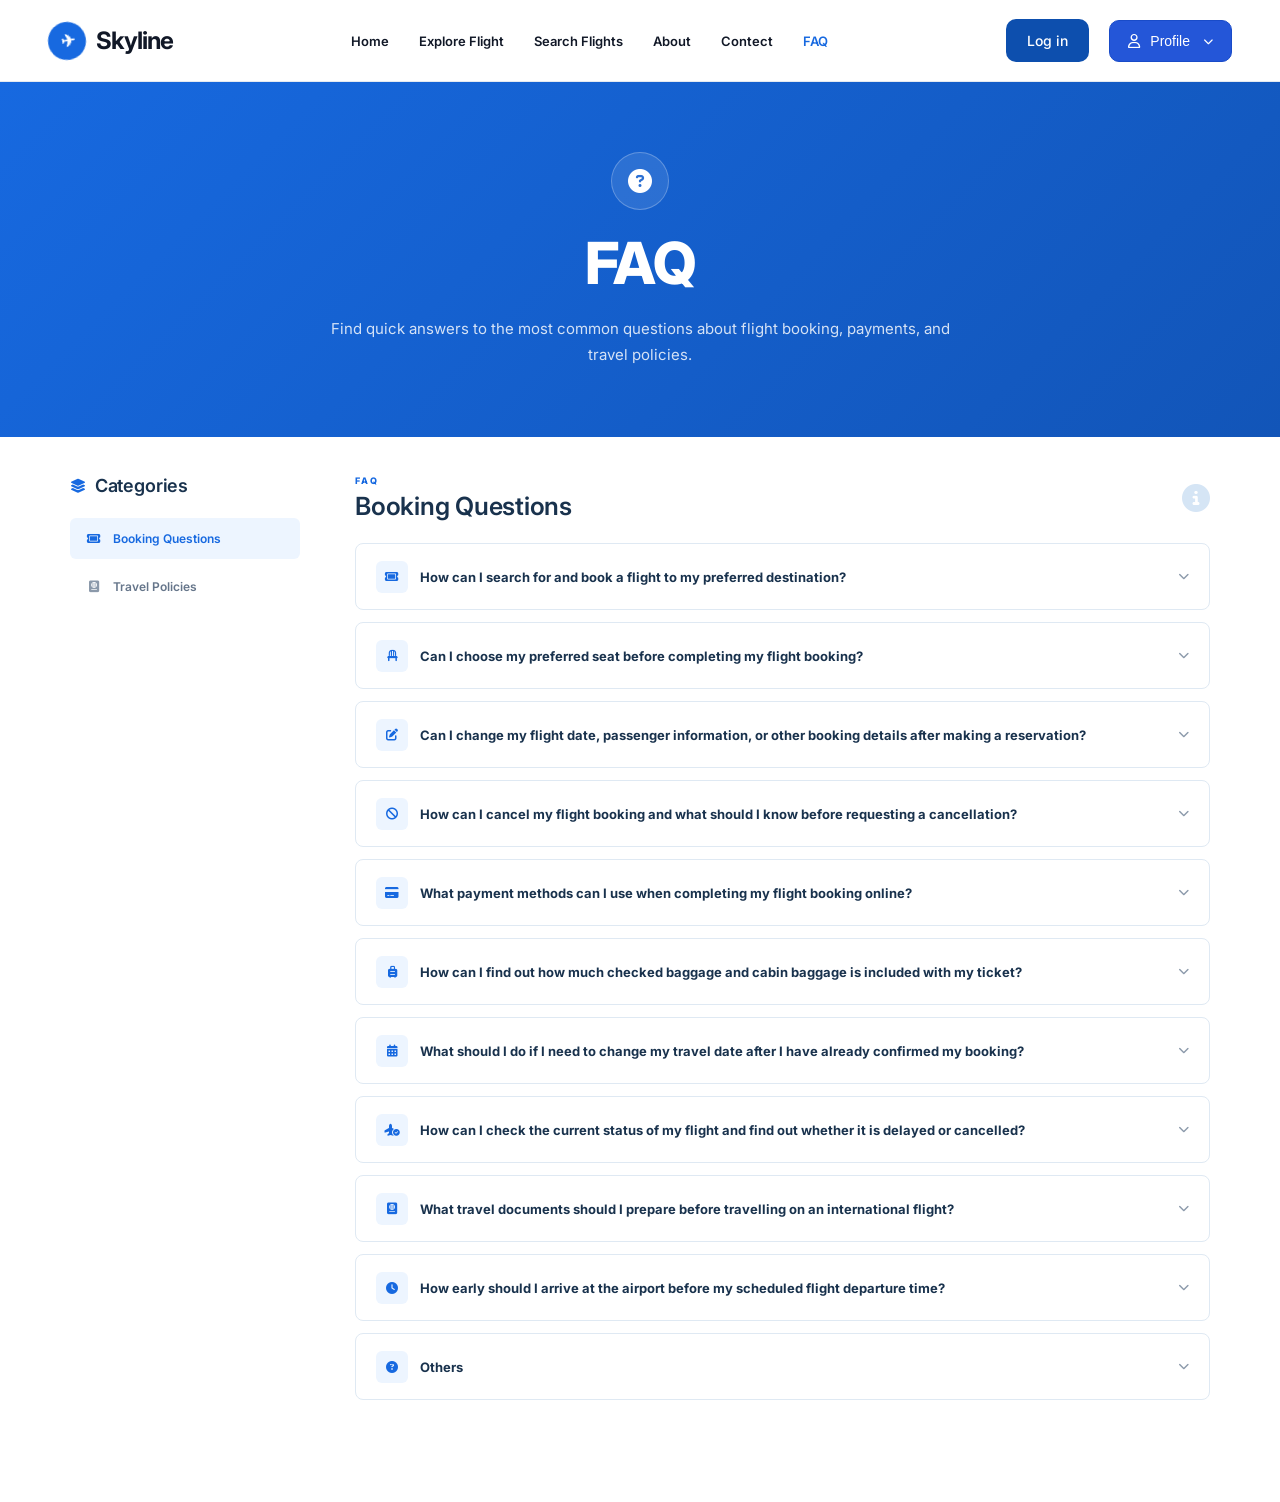
<file: faq.html>
<!DOCTYPE html>
<html lang="en">

<head>

    <meta charset="UTF-8">

    <meta name="viewport" content="width=device-width, initial-scale=1.0">

    <title>Skyline | FAQ</title>

    <meta name="description"
        content="Find answers to common questions about flight booking, payments, and travel policies.">


    <!-- Fonts -->

    <link rel="preconnect" href="https://fonts.googleapis.com">

    <link rel="preconnect" href="https://fonts.gstatic.com" crossorigin>

    <link href="https://fonts.googleapis.com/css2?family=Inter:wght@400;500;600;700&display=swap" rel="stylesheet">


    <!-- Main CSS -->

    <link rel="stylesheet" href="css/style.css">

    <link rel="stylesheet" href="css/faq.css">
    <link rel="stylesheet" href="css/sidbar.css">


    <!-- Font Awesome -->

    <link rel="stylesheet" href="https://cdnjs.cloudflare.com/ajax/libs/font-awesome/6.5.1/css/all.min.css">

</head>


<body>


    <header class="navbar">

        <a href="#" class="logo">
            <span class="logo-icon">✈</span>
            <span>Skyline</span>

        </a>
        <input type="checkbox" id="menu-check">

        <label for="menu-check" class="menu-toggle">
            <i class="fa-solid fa-bars"></i>
        </label>
        <nav class="nav-links">
            <!-- nav-------------------------------------------------- -->
            <div class="nav-item">
                <a href="index.html">Home</a>
               
                <a href="explore.html">Explore Flight</a>
                 <a href="searchFlight.html">Search Flights</a>
                <a href="about.html">About</a>
                <a href="contect.html">Contect</a>
                <a href="faq.html" class="active">FAQ</a>

            </div>
            <!-- Simple mobile nav panel -->
            <div id="mobile-menu" class="container" style="display:none;padding-bottom:16px;">
                <ul
                    style="display:flex;flex-direction:column;gap:4px;background:var(--white);border:1px solid var(--border);border-radius:var(--radius-md);padding:10px;box-shadow:var(--shadow-soft);">
                    <li><a href="index.html" style="display:block;padding:10px 8px;font-weight:600;">Home</a>
                    </li>
                   
                    <li><a href="explore.html" style="display:block;padding:10px 8px;font-weight:600;">Explore
                            Flight</a></li>
                             <li><a href="searchFlight.html" style="display:block;padding:10px 8px;font-weight:600;">Search
                            Flights</a>
                    </li>
                    <li><a href="contect.html" style="display:block;padding:10px 8px;font-weight:600;">contect</a>
                    </li>
                    <li><a href="about.html" style="display:block;padding:10px 8px;font-weight:600;">About</a>
                    </li>
                    <li><a href="faq.html" style="display:block;padding:10px 8px;font-weight:600;">FAQ</a>
                    </li>
                    <li><a href="login.html" style="display:block;padding:10px 8px;font-weight:600;">Log in</a></li>
                    <li><a href="login.html" style="display:block;padding:10px 8px;font-weight:600;">Register</a></li>
                </ul>
            </div>



        </nav>


       <!-- button------------------------------------- -->
        <div class="nav-actions">

            <a href="login.html" class="try-button">Log in</a>

            <!-- Profile Dropdown -->
            <div class="profile-dropdown">

                <button class="profile-btn" id="profile-btn" type="button">
                    <i class="fa-regular fa-user"></i>
                    <span>Profile</span>
                    <i class="fa-solid fa-chevron-down dropdown-arrow"></i>
                </button>

                <!-- Popup Box -->
                <div class="profile-menu" id="profile-menu">

                    <!-- User Information -->
                    <div class="profile-user">
                        <div class="profile-avatar">
                            <i class="fa-solid fa-user"></i>
                        </div>

                        <div class="profile-user-info">
                            <h4>Welcome, User!</h4>
                            <p>user@example.com</p>
                            <span class="user-role">
                                <i class="fa-solid fa-user-shield"></i>
                                User
                            </span>
                        </div>
                    </div>

                    <div class="profile-divider"></div>

                    <!-- Menu Links -->
                    <a href="index.html" class="profile-item">
                        <i class="fa-solid fa-house"></i>
                        <span>Home</span>
                    </a>

                    <a href="profile.html" class="profile-item">
                        <i class="fa-regular fa-id-card"></i>
                        <span>My Profile</span>
                    </a>

                    <a href="#settings" class="profile-item">
                        <i class="fa-solid fa-gear"></i>
                        <span>Settings</span>
                    </a>

                    <div class="profile-divider"></div>

                    <!-- Login -->
                    <a href="login.html" class="profile-item login-item">
                        <i class="fa-solid fa-right-to-bracket"></i>
                        <span>Login</span>
                    </a>

                    <!-- Logout -->
                    <button type="button" class="profile-item logout-item" id="profile-logout">
                        <i class="fa-solid fa-right-from-bracket"></i>
                        <span>Logout</span>
                    </button>

                </div>
            </div>

        </div>
    </header>

    <!-- =====================================================
     FAQ HERO
===================================================== -->

    <section class="faq-hero">

        <div class="faq-hero-content">

            <div class="faq-icon">

                <i class="fa-solid fa-circle-question"></i>

            </div>

            <h1>FAQ</h1>

            <p>
                Find quick answers to the most common questions about
                flight booking, payments, and travel policies.
            </p>

        </div>

    </section>





    <section class="faq-section">






        <!-- CONTENT -->

        <div class="faq-content">




            <aside class="faq-categories">

                <h3>

                    <i class="fa-solid fa-layer-group"></i>

                    Categories

                </h3>


                <a href="faq.html"></a> <button class="category active">

                    <i class="fa-solid fa-ticket"></i>

                    <span>
                        Booking Questions
                    </span>

                </button></a>


                <a href="traval.html"> <button class="category">

                        <i class="fa-solid fa-passport"></i>

                        <span>
                            Travel Policies
                        </span>

                    </button></a>

            </aside>




            <main class="faq-questions">


                <div class="questions-heading">

                    <div>

                        <span>
                            FAQ
                        </span>

                        <h2>
                            Booking Questions
                        </h2>

                    </div>

                    <i class="fa-solid fa-circle-info"></i>

                </div>



                <!-- QUESTION 1 -->

                <div class="faq-card">

                    <div class="faq-question">

                        <div class="question-title">

                            <i class="fa-solid fa-ticket"></i>

                            <span>
                                How can I search for and book a flight to my preferred destination?
                            </span>

                        </div>

                        <i class="fa-solid fa-chevron-down faq-arrow"></i>

                    </div>


                    <div class="faq-answer">

                        <p>
                            You can search for a flight by entering your departure city,
                            destination, travel date, and the number of passengers. After
                            searching, you can compare available flights, review the
                            departure and arrival times, check the airline and ticket
                            conditions, choose the flight that best suits your needs, and
                            complete the booking process online.
                        </p>

                    </div>

                </div>



                <!-- QUESTION 2 -->

                <div class="faq-card">

                    <div class="faq-question">

                        <div class="question-title">

                            <i class="fa-solid fa-chair"></i>

                            <span>
                                Can I choose my preferred seat before completing my flight booking?
                            </span>

                        </div>

                        <i class="fa-solid fa-chevron-down faq-arrow"></i>

                    </div>


                    <div class="faq-answer">

                        <p>
                            Yes, seat selection may be available depending on the airline,
                            flight, and type of ticket you choose. During the booking process,
                            you can check the available seating options and select a suitable
                            seat when the airline provides this feature. Some seats may have
                            additional conditions or charges, so always review the information
                            shown before confirming your selection.
                        </p>

                    </div>

                </div>



                <!-- QUESTION 3 -->

                <div class="faq-card">

                    <div class="faq-question">

                        <div class="question-title">

                            <i class="fa-solid fa-pen-to-square"></i>

                            <span>
                                Can I change my flight date, passenger information, or other booking details after
                                making a reservation?
                            </span>

                        </div>

                        <i class="fa-solid fa-chevron-down faq-arrow"></i>

                    </div>


                    <div class="faq-answer">

                        <p>
                            In many cases, changes can be made after a booking has been
                            completed, but the available options depend on the airline and
                            the conditions of your ticket. You may be able to change the
                            travel date, flight time, or some passenger information. Before
                            making any changes, check the ticket rules carefully because
                            change fees, fare differences, or other restrictions may apply.
                        </p>

                    </div>

                </div>



                <!-- QUESTION 4 -->

                <div class="faq-card">

                    <div class="faq-question">

                        <div class="question-title">

                            <i class="fa-solid fa-ban"></i>

                            <span>
                                How can I cancel my flight booking and what should I know before requesting a
                                cancellation?
                            </span>

                        </div>

                        <i class="fa-solid fa-chevron-down faq-arrow"></i>

                    </div>


                    <div class="faq-answer">

                        <p>
                            You can check your booking details and review the cancellation
                            conditions provided for your ticket. Depending on the airline and
                            ticket type, you may be able to cancel your reservation online.
                            Some tickets may be refundable while others may have cancellation
                            fees or may not be eligible for a refund. Always review the
                            cancellation policy before confirming your request.
                        </p>

                    </div>

                </div>



                <!-- QUESTION 5 -->

                <div class="faq-card">

                    <div class="faq-question">

                        <div class="question-title">

                            <i class="fa-solid fa-credit-card"></i>

                            <span>
                                What payment methods can I use when completing my flight booking online?
                            </span>

                        </div>

                        <i class="fa-solid fa-chevron-down faq-arrow"></i>

                    </div>


                    <div class="faq-answer">

                        <p>
                            Available payment methods can depend on the booking service,
                            airline, destination, and your location. During checkout, the
                            available payment options will be displayed before you confirm
                            your booking. Make sure that your payment information is entered
                            correctly and that you review the total booking price, including
                            any applicable taxes, fees, or additional services, before making
                            the final payment.
                        </p>

                    </div>

                </div>



                <!-- QUESTION 6 -->

                <div class="faq-card">

                    <div class="faq-question">

                        <div class="question-title">

                            <i class="fa-solid fa-suitcase-rolling"></i>

                            <span>
                                How can I find out how much checked baggage and cabin baggage is included with my
                                ticket?
                            </span>

                        </div>

                        <i class="fa-solid fa-chevron-down faq-arrow"></i>

                    </div>


                    <div class="faq-answer">

                        <p>
                            Baggage allowances are determined by the airline, route, and type
                            of ticket you purchase. Your booking information should show the
                            baggage allowance associated with your flight. Before travelling,
                            check the permitted weight and size for both cabin and checked
                            baggage because additional baggage may require an extra payment
                            and airlines can have different baggage policies.
                        </p>

                    </div>

                </div>



                <!-- QUESTION 7 -->

                <div class="faq-card">

                    <div class="faq-question">

                        <div class="question-title">

                            <i class="fa-solid fa-calendar-days"></i>

                            <span>
                                What should I do if I need to change my travel date after I have already confirmed my
                                booking?
                            </span>

                        </div>

                        <i class="fa-solid fa-chevron-down faq-arrow"></i>

                    </div>


                    <div class="faq-answer">

                        <p>
                            First, open your booking details and check whether your ticket
                            allows changes to the travel date. If changes are permitted, you
                            can review the available alternative flights and select a new
                            date. The airline may require you to pay a change fee or the
                            difference between the original fare and the new fare, depending
                            on the ticket conditions.
                        </p>

                    </div>

                </div>



                <!-- QUESTION 8 -->

                <div class="faq-card">

                    <div class="faq-question">

                        <div class="question-title">

                            <i class="fa-solid fa-plane-circle-check"></i>

                            <span>
                                How can I check the current status of my flight and find out whether it is delayed or
                                cancelled?
                            </span>

                        </div>

                        <i class="fa-solid fa-chevron-down faq-arrow"></i>

                    </div>


                    <div class="faq-answer">

                        <p>
                            You can use the flight tracking feature by entering the required
                            flight information, such as the flight number or route. The system
                            can then display available information about the flight, including
                            its current status, scheduled departure and arrival times, and
                            possible delays. Always check the latest information before going
                            to the airport because flight schedules can change.
                        </p>

                    </div>

                </div>



                <!-- QUESTION 9 -->

                <div class="faq-card">

                    <div class="faq-question">

                        <div class="question-title">

                            <i class="fa-solid fa-passport"></i>

                            <span>
                                What travel documents should I prepare before travelling on an international flight?
                            </span>

                        </div>

                        <i class="fa-solid fa-chevron-down faq-arrow"></i>

                    </div>


                    <div class="faq-answer">

                        <p>
                            For international travel, passengers should check the document
                            requirements for both their departure and destination countries.
                            Depending on the journey, you may need a valid passport, visa,
                            travel authorization, or other required documents. It is important
                            to check these requirements before travelling because entry rules
                            can vary depending on the destination and the traveller's
                            circumstances.
                        </p>

                    </div>

                </div>



                <!-- QUESTION 10 -->

                <div class="faq-card">

                    <div class="faq-question">

                        <div class="question-title">

                            <i class="fa-solid fa-clock"></i>

                            <span>
                                How early should I arrive at the airport before my scheduled flight departure time?
                            </span>

                        </div>

                        <i class="fa-solid fa-chevron-down faq-arrow"></i>

                    </div>


                    <div class="faq-answer">

                        <p>
                            The recommended arrival time can depend on the airport, airline,
                            destination, and whether your flight is domestic or international.
                            Arriving early gives you enough time to complete check-in, baggage
                            drop-off, security checks, and other airport procedures without
                            unnecessary stress. Always check your airline's instructions for
                            the recommended arrival time for your specific flight.
                        </p>

                    </div>

                </div>


                <!-- others----------------- -->
                <div class="faq-card">

                    <div class="faq-question">
                        <div class="question-title">
                            <i class="fa-solid fa-circle-question"></i>
                            <span>Others</span>
                        </div>

                        <i class="fa-solid fa-chevron-down faq-arrow"></i>
                    </div>

                    <div class="faq-answer">

                        <p class="others-description">
                            Didn't find the answer to your question?
                            Ask us here!
                        </p>

                        <form class="faq-contact-form">

                            <label for="user-question">Your Question</label>

                            <textarea id="user-question" placeholder="Type your question here..." rows="4" required>
            </textarea>

                            <button type="submit" class="faq-submit-btn">
                                Send Question
                                <i class="fa-solid fa-paper-plane"></i>
                            </button>

                            <p class="faq-message"></p>

                        </form>

                    </div>

                </div>

            </main>

        </div>

    </section>





    <script src="js/faq.js"></script>
    <script src="js/sideder.js"></script>

</body>

</html>
</file>
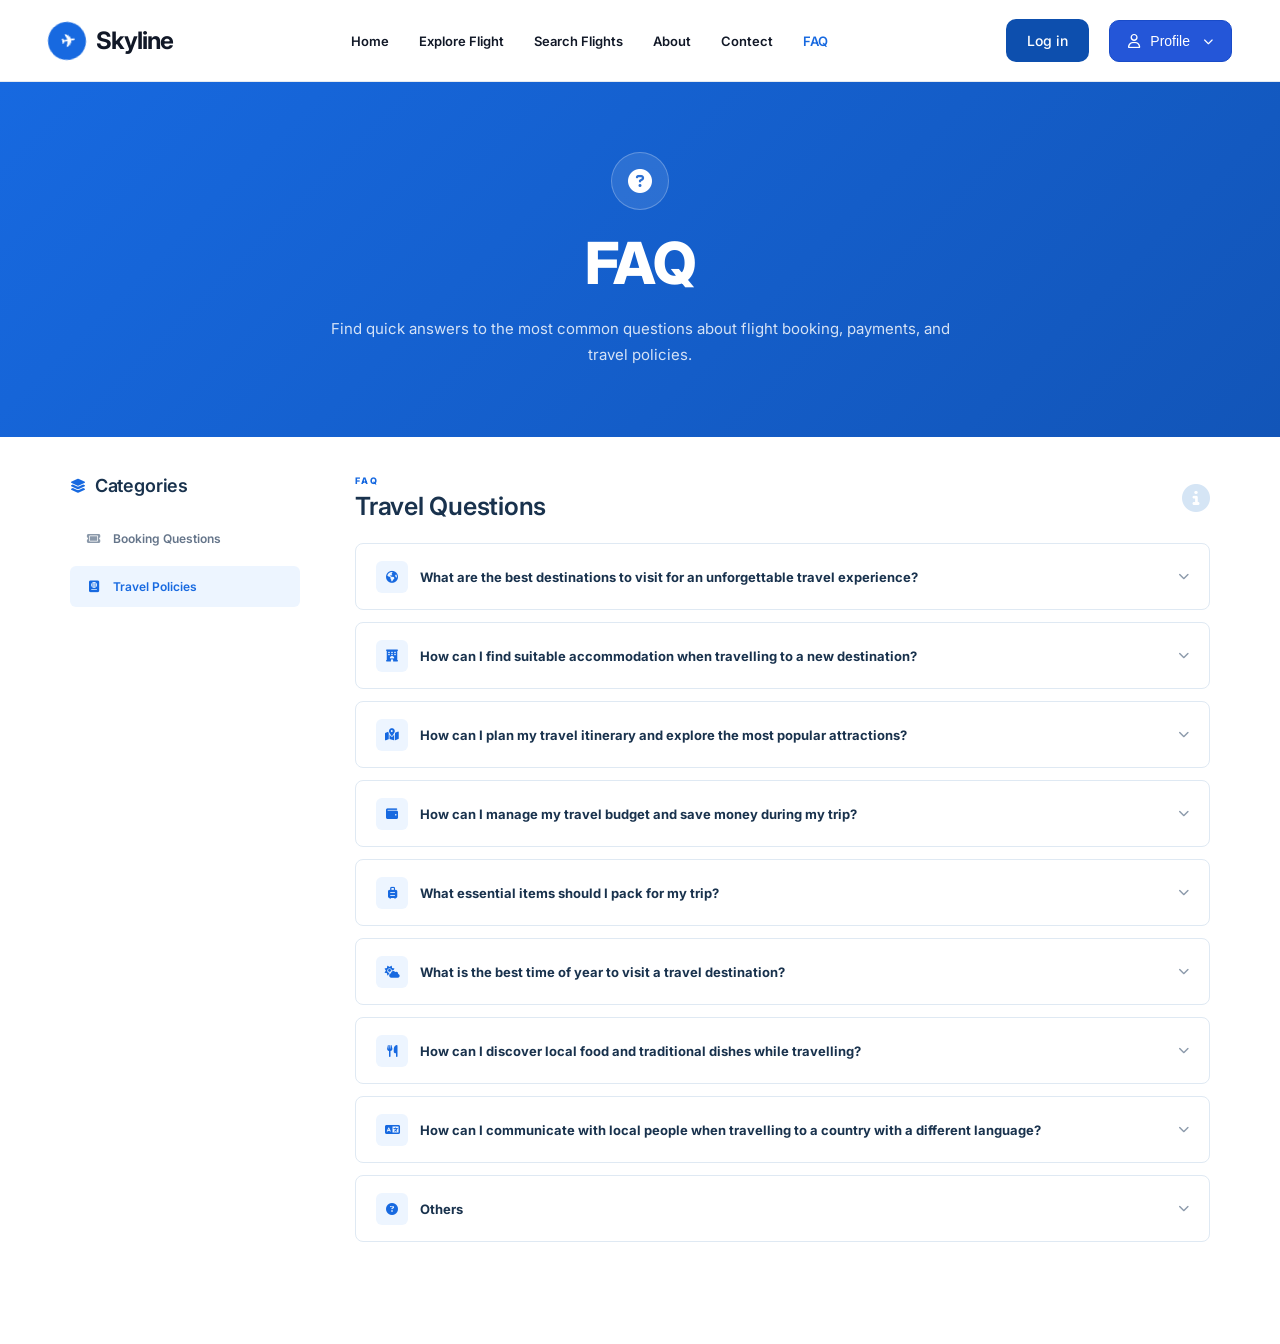
<file: traval.html>
<!DOCTYPE html>
<html lang="en">

<head>

    <meta charset="UTF-8">

    <meta name="viewport" content="width=device-width, initial-scale=1.0">

    <title>Skyline | FAQ</title>

    <meta name="description"
        content="Find answers to common questions about flight booking, payments, and travel policies.">


    <!-- Fonts -->

    <link rel="preconnect" href="https://fonts.googleapis.com">

    <link rel="preconnect" href="https://fonts.gstatic.com" crossorigin>

    <link href="https://fonts.googleapis.com/css2?family=Inter:wght@400;500;600;700&display=swap" rel="stylesheet">


    <!-- Main CSS -->

    <link rel="stylesheet" href="css/style.css">

    <link rel="stylesheet" href="css/faq.css">
    <link rel="stylesheet" href="css/sidbar.css">


    <!-- Font Awesome -->

    <link rel="stylesheet" href="https://cdnjs.cloudflare.com/ajax/libs/font-awesome/6.5.1/css/all.min.css">

</head>


<body>


    <header class="navbar">

        <a href="#" class="logo">
            <span class="logo-icon">✈</span>
            <span>Skyline</span>

        </a>
        <input type="checkbox" id="menu-check">

        <label for="menu-check" class="menu-toggle">
            <i class="fa-solid fa-bars"></i>
        </label>
        <nav class="nav-links">
            <!-- nav-------------------------------------------------- -->
            <div class="nav-item">
                <a href="index.html">Home</a>
               
                <a href="explore.html">Explore Flight</a>
                 <a href="searchFlight.html">Search Flights</a>
                <a href="about.html">About</a>
                <a href="contect.html">Contect</a>
                <a href="faq.html" class="active">FAQ</a>

            </div>
            <!-- Simple mobile nav panel -->
            <div id="mobile-menu" class="container" style="display:none;padding-bottom:16px;">
                <ul
                    style="display:flex;flex-direction:column;gap:4px;background:var(--white);border:1px solid var(--border);border-radius:var(--radius-md);padding:10px;box-shadow:var(--shadow-soft);">
                    <li><a href="index.html" style="display:block;padding:10px 8px;font-weight:600;">Home</a>
                    </li>
                    
                    <li><a href="explore.html" style="display:block;padding:10px 8px;font-weight:600;">Explore
                            Flight</a></li>
                            <li><a href="searchFlight.html" style="display:block;padding:10px 8px;font-weight:600;">Search
                            Flights</a>
                    </li>
                    <li><a href="contect.html" style="display:block;padding:10px 8px;font-weight:600;">contect</a>
                    </li>
                    <li><a href="about.html" style="display:block;padding:10px 8px;font-weight:600;">About</a>
                    </li>
                    <li><a href="faq.html" style="display:block;padding:10px 8px;font-weight:600;">FAQ</a>
                    </li>
                    <li><a href="login.html" style="display:block;padding:10px 8px;font-weight:600;">Log in</a></li>
                    <li><a href="login.html" style="display:block;padding:10px 8px;font-weight:600;">Register</a></li>
                </ul>
            </div>



        </nav>


      <!-- button------------------------------------- -->
        <div class="nav-actions">

            <a href="login.html" class="try-button">Log in</a>

            <!-- Profile Dropdown -->
            <div class="profile-dropdown">

                <button class="profile-btn" id="profile-btn" type="button">
                    <i class="fa-regular fa-user"></i>
                    <span>Profile</span>
                    <i class="fa-solid fa-chevron-down dropdown-arrow"></i>
                </button>

                <!-- Popup Box -->
                <div class="profile-menu" id="profile-menu">

                    <!-- User Information -->
                    <div class="profile-user">
                        <div class="profile-avatar">
                            <i class="fa-solid fa-user"></i>
                        </div>

                        <div class="profile-user-info">
                            <h4>Welcome, User!</h4>
                            <p>user@example.com</p>
                            <span class="user-role">
                                <i class="fa-solid fa-user-shield"></i>
                                User
                            </span>
                        </div>
                    </div>

                    <div class="profile-divider"></div>

                    <!-- Menu Links -->
                    <a href="index.html" class="profile-item">
                        <i class="fa-solid fa-house"></i>
                        <span>Home</span>
                    </a>

                    <a href="profile.html" class="profile-item">
                        <i class="fa-regular fa-id-card"></i>
                        <span>My Profile</span>
                    </a>

                    <a href="#settings" class="profile-item">
                        <i class="fa-solid fa-gear"></i>
                        <span>Settings</span>
                    </a>

                    <div class="profile-divider"></div>

                    <!-- Login -->
                    <a href="login.html" class="profile-item login-item">
                        <i class="fa-solid fa-right-to-bracket"></i>
                        <span>Login</span>
                    </a>

                    <!-- Logout -->
                    <button type="button" class="profile-item logout-item" id="profile-logout">
                        <i class="fa-solid fa-right-from-bracket"></i>
                        <span>Logout</span>
                    </button>

                </div>
            </div>

        </div>

    </header>

    <!-- =====================================================
     FAQ HERO
===================================================== -->

    <section class="faq-hero">

        <div class="faq-hero-content">

            <div class="faq-icon">

                <i class="fa-solid fa-circle-question"></i>

            </div>

            <h1>FAQ</h1>

            <p>
                Find quick answers to the most common questions about
                flight booking, payments, and travel policies.
            </p>

        </div>

    </section>





    <section class="faq-section">






        <!-- CONTENT -->

        <div class="faq-content">




            <aside class="faq-categories">

                <h3>

                    <i class="fa-solid fa-layer-group"></i>

                    Categories

                </h3>


                <a href="faq.html"> <button class="category ">

                        <i class="fa-solid fa-ticket"></i>

                        <span>
                            Booking Questions
                        </span>

                    </button></a>




                <a href="traval.html"></a> <button class="category  active">

                    <i class="fa-solid fa-passport"></i>

                    <span>
                        Travel Policies
                    </span>

                </button></a>

            </aside>




            <main class="faq-questions">


                <div class="questions-heading">

                    <div>

                        <span>
                            FAQ
                        </span>

                        <h2>
                            Travel Questions
                        </h2>

                    </div>

                    <i class="fa-solid fa-circle-info"></i>

                </div>



                <!-- QUESTION 1 -->

                <!-- QUESTION 9 -->

                <div class="faq-card">
                    <div class="faq-question">
                        <div class="question-title">
                            <i class="fa-solid fa-earth-americas"></i>
                            <span>What are the best destinations to visit for an unforgettable travel experience?</span>
                        </div>
                        <i class="fa-solid fa-chevron-down faq-arrow"></i>
                    </div>

                    <div class="faq-answer">
                        <p>
                            The best travel destinations depend on your interests, budget,
                            and travel style. You can explore historical cities, beautiful
                            beaches, natural landscapes, cultural attractions, and famous
                            landmarks around the world. Researching your destination before
                            travelling can help you choose the best places to visit.
                        </p>
                    </div>
                </div>


                <!-- QUESTION 10 -->

                <div class="faq-card">
                    <div class="faq-question">
                        <div class="question-title">
                            <i class="fa-solid fa-hotel"></i>
                            <span>How can I find suitable accommodation when travelling to a new destination?</span>
                        </div>
                        <i class="fa-solid fa-chevron-down faq-arrow"></i>
                    </div>

                    <div class="faq-answer">
                        <p>
                            You can find accommodation by comparing hotels, guesthouses,
                            hostels, and holiday rentals online. Consider the location,
                            price, facilities, guest reviews, and cancellation policy
                            before making a reservation. Booking in advance can help you
                            find suitable accommodation for your trip.
                        </p>
                    </div>
                </div>


                <!-- QUESTION 11 -->

                <div class="faq-card">
                    <div class="faq-question">
                        <div class="question-title">
                            <i class="fa-solid fa-map-location-dot"></i>
                            <span>How can I plan my travel itinerary and explore the most popular attractions?</span>
                        </div>
                        <i class="fa-solid fa-chevron-down faq-arrow"></i>
                    </div>

                    <div class="faq-answer">
                        <p>
                            Start by researching the main attractions, local culture,
                            transportation options, and activities available at your
                            destination. Organize your daily schedule according to your
                            interests, available time, and budget. Leave some free time
                            for unexpected discoveries and relaxing during your journey.
                        </p>
                    </div>
                </div>


                <!-- QUESTION 12 -->

                <div class="faq-card">
                    <div class="faq-question">
                        <div class="question-title">
                            <i class="fa-solid fa-wallet"></i>
                            <span>How can I manage my travel budget and save money during my trip?</span>
                        </div>
                        <i class="fa-solid fa-chevron-down faq-arrow"></i>
                    </div>

                    <div class="faq-answer">
                        <p>
                            To manage your travel budget, estimate your expenses for
                            accommodation, transportation, food, activities, and shopping.
                            Compare prices before making reservations and look for free
                            attractions or affordable local experiences. Keeping track
                            of your spending can help you enjoy your trip while staying
                            within your budget.
                        </p>
                    </div>
                </div>
                <!-- QUESTION 13 -->

                <div class="faq-card">

                    <div class="faq-question">

                        <div class="question-title">

                            <i class="fa-solid fa-suitcase-rolling"></i>

                            <span>
                                What essential items should I pack for my trip?
                            </span>

                        </div>

                        <i class="fa-solid fa-chevron-down faq-arrow"></i>

                    </div>

                    <div class="faq-answer">

                        <p>
                            Before travelling, prepare a packing list that includes
                            appropriate clothing, personal hygiene products, travel
                            documents, electronic devices, chargers, and any necessary
                            medications. The items you need may vary depending on your
                            destination, weather, and length of stay. Packing carefully
                            can help make your journey more comfortable and enjoyable.
                        </p>

                    </div>

                </div>



                <!-- QUESTION 14 -->

                <div class="faq-card">

                    <div class="faq-question">

                        <div class="question-title">

                            <i class="fa-solid fa-cloud-sun"></i>

                            <span>
                                What is the best time of year to visit a travel destination?
                            </span>

                        </div>

                        <i class="fa-solid fa-chevron-down faq-arrow"></i>

                    </div>

                    <div class="faq-answer">

                        <p>
                            The best time to visit a destination depends on its climate,
                            local events, and the activities you want to enjoy. Some places
                            are more attractive during spring or autumn, while others are
                            popular in summer or winter. Checking the weather forecast and
                            seasonal conditions before travelling can help you plan a
                            better trip.
                        </p>

                    </div>

                </div>



                <!-- QUESTION 15 -->

                <div class="faq-card">

                    <div class="faq-question">

                        <div class="question-title">

                            <i class="fa-solid fa-utensils"></i>

                            <span>
                                How can I discover local food and traditional dishes while travelling?
                            </span>

                        </div>

                        <i class="fa-solid fa-chevron-down faq-arrow"></i>

                    </div>

                    <div class="faq-answer">

                        <p>
                            You can discover local food by visiting traditional restaurants,
                            local markets, and popular food streets. Ask local residents
                            for recommendations and research traditional dishes before
                            your visit. Trying local cuisine is a wonderful way to learn
                            about a destination's culture, traditions, and lifestyle.
                        </p>

                    </div>

                </div>



                <!-- QUESTION 16 -->

                <div class="faq-card">

                    <div class="faq-question">

                        <div class="question-title">

                            <i class="fa-solid fa-language"></i>

                            <span>
                                How can I communicate with local people when travelling to a country with a different
                                language?
                            </span>

                        </div>

                        <i class="fa-solid fa-chevron-down faq-arrow"></i>

                    </div>

                    <div class="faq-answer">

                        <p>
                            Learning a few basic phrases in the local language can make
                            communication easier. You can also use translation applications,
                            maps, and simple gestures to express your needs. Speaking
                            politely and showing respect for local customs can help you
                            communicate more confidently and enjoy meaningful interactions
                            with local people.
                        </p>

                    </div>

                </div>



                <!-- others----------------- -->
                <div class="faq-card">

                    <div class="faq-question">
                        <div class="question-title">
                            <i class="fa-solid fa-circle-question"></i>
                            <span>Others</span>
                        </div>

                        <i class="fa-solid fa-chevron-down faq-arrow"></i>
                    </div>

                    <div class="faq-answer">

                        <p class="others-description">
                            Didn't find the answer to your question?
                            Ask us here!
                        </p>

                        <form class="faq-contact-form">

                            <label for="user-question">Your Question</label>

                            <textarea id="user-question" placeholder="Type your question here..." rows="4" required>
            </textarea>

                            <button type="submit" class="faq-submit-btn">
                                Send Question
                                <i class="fa-solid fa-paper-plane"></i>
                            </button>

                            <p class="faq-message"></p>

                        </form>

                    </div>

                </div>



            </main>

        </div>

    </section>





    <script src="js/faq.js"></script>
    <script src="js/sideder.js"></script>

</body>

</html>
</file>
<file: css/style.css>
/* colors------------------------------------------- */
:root {


    --navy: #061c2c;
    --btn-nav: #193347;
    --btn-section: #193347;


    --hero-gradient: linear-gradient(135deg,
            #061c2c 0%,
            #193347 50%,
            #042544 100%);

    --white: #FFFFFF;
    --off-white: #F7F9FC;

    /* text-----------------------*/
    --text-dark: #0B1728;
    --text: #334155;
    --text-muted: #718096;
    --text-white: #FFFFFF;


    --border: #b7c7d6;
    --success: #91a1b2;
    --warning: #4f6478;
    --shadow: 0 12px 35px rgba(6, 26, 53, 0.12);

    --blue: #1769e0;
    --blue-dark: #0d4fae;
    --blue-light: #eef6ff;
    --text: #111827;
    --muted: #64748b;
    --border: #e5eaf0;
    --white: #ffffff;

    /* border------------------ */
    --radius-lg: 20px;
    --radius-md: 14px;
    --radius-sm: 10px;

}

/* reset & base--------- */
/* *,
*::after,
*::before{
    box-sizing: border-box;
} */


html {
    scroll-behavior: smooth;
}

* {
    margin: 0;
    padding: 0;
    box-sizing: border-box;
}

body {
    font-family: "Inter", sans-serif;
    background: #ffffff;
    color: var(--text);

}

img {
    max-width: 100%;
    display: block;
}

a {
    color: var(--text);
    text-decoration: none;

}

ul {
    list-style: none;
    margin: 0;
    padding: 0;

}

button {
    font-family: inherit;
    cursor: pointer;
    border: none;
    background: none;

}

input {
    font-family: inherit;
}

h1,
h2,
h3,
h4 {
    font-weight: 600;
    color: var(--text);
    margin: 0;
    letter-spacing: -0.01em;
}

.container {
    width: 100%;
    margin: 0;
    padding: 0;

}

:focus-visible {
    outline: 2px solid var(--blue-light);
}

/* nav------------------------------------------- */

.navbar {
    position: sticky;
    top: 0;
    backdrop-filter: blur(10px);
    height: 82px;
    width: 100%;
    display: flex;
    align-items: center;
    justify-content: space-between;
    padding: 0 48px;
    border-bottom: 1px solid var(--border);
    background: rgba(255, 255, 255, 0.96);

    z-index: 700;
}

.navbar nav a {
    position: relative;

    text-decoration: none;

    color: var(--text-light);

    font-size: 13px;
    font-weight: 600;

    transition: 0.25s;
}

.navbar nav a::after {
    content: "";

    position: absolute;

    left: 0;
    bottom: -8px;

    width: 0;
    height: 2px;

    background: var(--blue);

    transition: 0.25s;
}

.navbar nav a:hover {
    color: var(--blue);
}

.navbar nav a:hover::after {
    width: 100%;
}

.logo {
    display: flex;
    align-items: center;
    gap: 10px;
    text-decoration: none;
    color: var(--text);
    font-size: 24px;
    font-weight: 700;
    letter-spacing: -1px;
    flex-shrink: 0;

}

.logo-icon {
    width: 38px;
    height: 38px;
    display: flex;
    align-items: center;
    justify-content: center;
    border-radius: 50%;
    background: var(--blue);
    color: white;
    font-size: 1.05rem;
    transform: rotate(-10deg);
}




.nav-links {
    height: 100%;
    display: flex;
    align-items: center;
    gap: 32px;
    font-size: 0.95rem;
}

.nav-item {
    height: 100%;
    display: flex;
    align-items: center;
    position: relative;
    gap: 30px;
    font-size: 0.95rem;
}

.nav-item a {
    color: var(--navy);
    text-decoration: none;
    font-size: 14px;
    font-weight: 500;
    transition: color 0.2s ease;

}

.nav-item a:hover,
.nav-item a.active {
    color: var(--blue);
}



/* nav-------------------------------login */

.nav-actions {
    display: flex;
    align-items: center;
    gap: 20px;
}

.nav-actions a {
    text-decoration: none;
    font-size: 14px;
    font-weight: 500;
}

.login {
    color: #344054;
}

.contact {
    color: #344054;
    border: 1px solid #d8dee8;
    padding: 12px 20px;
    border-radius: 10px;
}

.try-button {
    background: #0d4fae;
    color: white;
    padding: 13px 21px;
    border-radius: 10px;
    transition: background .2s ease;
}

.try-button:hover {

    transform: scale(0.1);
     transform: translateY(-1px) ;
    background: #083d89;
    color: white;
}



/* reponsvive-------------------nav */

@media (max-width: 900px) {

    .navbar {
        padding: 0 25px;
    }

    .nav-item {
        gap: 18px;
    }

    .nav-item a {
        font-size: 13px;
    }

    .nav-actions {
        gap: 10px;
    }

}


/* Mobile */
@media (max-width: 700px) {

    .navbar {
        height: auto;
        min-height: 75px;
        padding: 14px 20px;
    }

    .nav-item {
        display: none;
    }

    #mobile-menu {
        display: none !important;
    }
}


#menu-check {
    display: none;
}

.menu-toggle {
    display: none;
    font-size: 24px;
    color: var(--navy);
    cursor: pointer;
}




@media (max-width: 700px) {

    .navbar {
        height: auto;
        min-height: 75px;
        padding: 14px 20px;
        flex-wrap: wrap;
    }


    .menu-toggle {
        display: block;
        order: 2;
    }


    .nav-item {
        display: none;
    }

    .nav-links {
        width: 100%;
        height: auto;
        order: 3;
    }


    #mobile-menu {
        display: none !important;
        width: 100%;
        margin-top: 15px;
    }

    #menu-check:checked~.nav-links #mobile-menu {
        display: block !important;
    }

    .nav-actions {
        display: none;
    }

}

/* profle */



/* hero  home---------------------------------------- */

.search--content {
    text-align: center;
    align-items: center;
    align-items: center;

}

.search--content p {
    padding-bottom: 20px;

}

.search--content h1 {
    padding-top: 10px;
    text-align: center;
    padding-bottom: 15px;
    font-size: clamp(35px, 4vw, 55px);
    line-height: 0.98;
    font-weight: 800;
    letter-spacing: -2px;
    color: #171717;

}

.home {
    position: relative;
    min-height: 700px;
    overflow: hidden;
    display: flex;
    align-items: center;
}


.home--bg {
    position: absolute;
    inset: 0;
    width: 100%;
    height: 100%;
    object-fit: cover;
    object-position: center;
    z-index: -3;
}


.home--blur {
    position: absolute;
    inset: 0;
    z-index: -2;

    background:
        linear-gradient(90deg,
            rgba(3, 15, 25, .92) 0%,
            rgba(3, 15, 25, .72) 38%,
            rgba(3, 15, 25, .35) 70%,
            rgba(3, 15, 25, .65) 100%);

    backdrop-filter: blur(2px);
}




.home--container {
    width: 100%;
    max-width: 1250px;
    margin: auto;

    padding: 80px 40px;

    display: flex;
    align-items: center;
    justify-content: space-between;

    gap: 70px;
}




.home--data {
    flex: 1;
    max-width: 570px;
    color: white;
    text-align: left;
}

.home--subtitle {
    display: inline-block;

    margin-bottom: 18px;

    font-size: .75rem;
    font-weight: 700;
    letter-spacing: 4px;

    color: #b8d9ff;

}




.home--title {
    margin: 0 0 22px;

    font-size: clamp(3rem, 5vw, 5.8rem);
    line-height: .95;


    font-weight: 700;
    letter-spacing: -3px;

    color: #ffffff;
}

.home--title span {
    display: block;
    color: transparent;
    background: linear-gradient(90deg,
            #ffffff,
            #8ec5ff);

    background-clip: text;
    -webkit-background-clip: text;
}




.home--description {
    max-width: 520px;
    margin-bottom: 32px;
    color: rgba(255, 255, 255, .78);
    font-size: 1rem;
    line-height: 1.8;
}




.button {
    display: inline-flex;
    align-items: center;
    justify-content: center;

    gap: 12px;

    padding: 15px 25px;

    border: 1px solid rgba(255, 255, 255, .25);
    border-radius: 50px;

    background: rgba(255, 255, 255, .12);
    color: white;

    font-size: .9rem;
    font-weight: 600;

    backdrop-filter: blur(12px);

    transition: all .35s ease;
}

.button i {
    transition: transform .35s ease;

}

.button:hover {
    border: none;
  
    background: #1769e0;
    transform: translateY(-3px);

    box-shadow:
        0 15px 35px rgba(0, 0, 0, .25);
}

.button:hover i {
    transform: translateX(5px);
}




.home--swiper {
    position: relative;

    width: 60%;
    height: 470px;

    border-radius: 28px;

    overflow: hidden;

    box-shadow:
        0 25px 70px rgba(0, 0, 0, .45);

    border: 1px solid rgba(255, 255, 255, .2);

    background: rgba(255, 255, 255, .08);

    backdrop-filter: blur(8px);
}




.slide {
    position: absolute;

    inset: 0;

    width: 100%;
    height: 100%;

    opacity: 0;
    visibility: hidden;

    transform: scale(1.05);

    transition:
        opacity .7s ease,
        visibility .7s ease,
        transform .8s ease;
}

.slide.is-active {
    opacity: 1;
    visibility: visible;

    transform: scale(1);

    z-index: 2;
}




.home--article {
    width: 100%;
    height: 100%;
}

.home--img {
    width: 100%;
    height: 100%;

    object-fit: cover;

    display: block;
}




.home--article::after {
    content: "";

    position: absolute;
    inset: 0;

    background:
        linear-gradient(180deg,
            transparent 55%,
            rgba(0, 0, 0, .45));
}




.slide-controls {
    position: absolute;

    left: 0;
    right: 0;
    top: 50%;

    transform: translateY(-50%);

    display: flex;
    justify-content: space-between;

    padding: 0 18px;

    z-index: 10;

    pointer-events: none;
}

.slide-arrow {
    width: 48px;
    height: 48px;

    display: flex;
    align-items: center;
    justify-content: center;

    border: 1px solid rgba(255, 255, 255, .35);
    border-radius: 50%;

    background: rgba(255, 255, 255, .15);

    color: white;

    font-size: 15px;

    backdrop-filter: blur(12px);

    cursor: pointer;

    pointer-events: auto;

    transition: all .3s ease;
}

.slide-arrow:hover {
    background: white;
    color: #061c2c;

    transform: scale(1.1);
}



@media screen and (max-width: 900px) {

    .home {
        min-height: auto;
    }

    .home--container {
        flex-direction: column;

        padding: 80px 25px;

        gap: 50px;
    }

    .home--data {
        max-width: 650px;
        text-align: center;
    }

    .home--description {
        margin-left: auto;
        margin-right: auto;
    }

    .home--swiper {
        width: 100%;
        max-width: 650px;
        height: 430px;
    }
}


@media screen and (max-width: 500px) {

    .home--container {
        padding: 70px 18px;
    }

    .home--title {
        font-size: 3.2rem;
    }

    .home--swiper {
        height: 350px;
        border-radius: 20px;
    }

    .slide-arrow {
        width: 42px;
        height: 42px;
    }
}





/* after banner */


.journey-section {
    background: #ffffff;
    padding: 120px 6%;
    overflow: hidden;
}

.journey-container {
    max-width: 1300px;
    margin: auto;

    display: grid;
    grid-template-columns: 0.8fr 1.8fr 1.5fr;
    gap: 65px;
    align-items: start;
}



.journey-small {
    padding-top: 12px;
}

.journey-small span {
    font-size: 11px;
    letter-spacing: 2.5px;
    font-weight: 700;
    color: #777;

}

.journey-small p {
    font-size: 13px;
    line-height: 1.8;
    color: #888;
    max-width: 150px;
    margin-top: 18px;
}



.journey-content h2 {
    font-size: clamp(36px, 3.5vw, 49px);
    font-weight: 650;
    line-height: 1.18;
    letter-spacing: -2px;
    color: #171717;
    margin-bottom: 28px;

}

.journey-content h2 span {
    color: #a5a5a5;
}

.journey-content>p {
    font-size: 15px;
    line-height: 1.9;
    color: #858585;
    max-width: 410px;
    margin-bottom: 35px;
}


/* problem---------------- */
.journey-link {
    display: inline-flex;
    align-items: center;
    justify-content: center;

    gap: 12px;

    padding: 15px 25px;

    border: 1px solid rgba(255, 255, 255, .25);
    border-radius: 50px;

    background: #1769e0;
    color: white;

    font-size: .9rem;
    font-weight: 600;

    backdrop-filter: blur(12px);

    transition: all .35s ease;
}

.journey-link span {
    font-size: 19px;
}

.journey-link:hover {
    background: #1255b8;
    color: white;
}



.journey-visual {
    position: relative;
    height: 390px;
    border-radius: 12px;
    overflow: hidden;
}

.journey-visual img {
    width: 100%;
    height: 100%;
    object-fit: cover;
    display: block;

    transition: transform 0.7s ease;
}

.journey-visual:hover img {
    transform: scale(1.04);
}



.journey-image-caption {
    position: absolute;
    bottom: 0;
    left: 0;
    width: 100%;

    display: flex;
    justify-content: space-between;

    padding: 18px;
    color: white;
    font-size: 9px;
    letter-spacing: 1.5px;

    background: linear-gradient(transparent,
            rgba(0, 0, 0, 0.45));
}



@media (max-width: 1000px) {

    .journey-container {
        grid-template-columns: 1fr 2fr;
        gap: 35px;
    }

    .journey-visual {
        grid-column: 2;
        height: 350px;
    }

}



@media (max-width: 600px) {

    .journey-section {
        padding: 75px 6%;
    }

    .journey-container {
        grid-template-columns: 1fr;
        gap: 30px;
    }

    .journey-small {
        padding: 0;
    }

    .journey-content h2 {
        font-size: 36px;
        letter-spacing: -1.5px;
    }

    .journey-visual {
        grid-column: auto;
        height: 320px;
    }

}

/* .hero {
    min-height: 570px;
    width: 100%;
    position: relative;

    border-bottom: 1px solid var(--border);
}

.slider-track {
    position: relative;
    width: 100%;
    min-height: 570px;
    overflow: hidden;
}

.slide {
    position: absolute;
    inset: 0;

    background-size: cover;
    background-position: center;
    background-repeat: no-repeat;

    z-index: 0;
}

.slid-overly {
    position: absolute;
    inset: 0;

    background: rgba(0, 0, 0, 0.25);

    z-index: 1;
}

.hero-content {
    position: relative;
    z-index: 2;

    max-width: 820px;
    padding: 80px 20px;
    margin: auto;

    text-align: center;
}

.airplane-symbol {
    width: 58px;
    height: 58px;
    margin: 0 auto 28px;

    display: flex;
    align-items: center;
    justify-content: center;

    border: 2px solid var(--white);
    border-radius: 12px;

    color: #fff;
    font-size: 27px;

    transform: rotate(-8deg);
}

.hero h1 {
    font-family: "Playfair Display", serif;
    font-size: clamp(56px, 7vw, 94px);
    line-height: .98;
    letter-spacing: -4px;
    font-weight: 800;
    color: white;
} */


/* arrows ---------------------------------------- */

/* .slider-arrow {
    position: absolute;
    top: 50%;
    transform: translateY(-50%);

    width: 45px;
    height: 45px;

    border: none;
    border-radius: 50%;

    background: rgba(255, 255, 255, 0.8);
    color: #333;

    font-size: 24px;
    cursor: pointer;

    z-index: 10;

    display: flex;
    align-items: center;
    justify-content: center;

    transition: 0.3s;
}

.slider-arrow:hover {
    background: white;
}

.slider-arrow.prev {
    left: 30px;
}

.slider-arrow.next {
    right: 30px;
} */


/* hero buttons ---------------------------------------- */







/* .slider-arrow:hover{
    background: var(--blue);
} */

/* hero-btn---------------------------------- */

/* .hero-buttons {
    display: flex;
    justify-content: center;
    gap: 12px;
    margin-top: 35px;
    box-shadow: var(--shadow);
}


.primary-button,
.secondary-button {
    text-decoration: none;
    padding: 14px 23px;
    border-radius: 10px;
    font-size: 14px;
    font-weight: 600;
}

.primary-button {
    color: white;
    background: var(--blue);


}

.secondary-button {
    color: var(--blue);
    border: 1px solid #cbdcf5;
    background: white;
} */

/* above------------------------------------------------------------------ */

.Quick-search {
    width: 80%;
    max-width: 1200px;
    margin: 40px auto;


}


/* Trip buttons */

.trip-type {
    display: flex;
    gap: 8px;
    margin-bottom: 20px;

}

.flight-search {
    background: #F7F9FC;
    padding: 20px;
    border-radius: 20px;
    border: 1px solid #fff;
    box-shadow: 0 0 20px 1px rgba(0, 0, 0, 0.1);
}

.trip-btn {
    border: 1px solid #efefef;
    background: white;
    color: #344054;
    padding: 10px 14px;
    border-radius: 30px;
    font-size: 15px;
    font-weight: 600;
    cursor: pointer;
}

.trip-btn.active {
    background: var(--blue);
    color: white;
}

.trip-btn i {
    margin-right: 7px;
}


/* Fields */

.search-fields {
    display: grid;
    grid-template-columns: repeat(2, 1fr);
    gap: 10px;

}

.flight-field {
    min-height: 50px;
    border: 1px solid #d9e0e8;
    border-radius: 12px;
    display: flex;
    align-items: center;
    gap: 15px;
    padding: 8px 15px;
    background: white;
}

.flight-field:focus-within {
    border-color: var(--blue);
    box-shadow: 0 0 0 3px rgba(50, 110, 220, 0.1);
}


/* Icons */

.field-icon {
    color: var(--blue);
    font-size: 23px;
    width: 30px;
    text-align: center;
}


/* Content */

.field-content {
    flex: 1;
    display: flex;
    flex-direction: column;
    gap: 8px;
}

.field-content label {
    font-size: 12px;
    font-weight: 700;
    color: #667085;
}

.field-content select,
.field-content input {
    border: none;
    outline: none;
    background: transparent;
    color: #344054;
    font-size: 16px;
    font-weight: 600;
    width: 100%;
    cursor: pointer;
}


/* Search button */

.search-flight {
    width: 100%;
    margin-top: 20px;
    border: none;
    background: var(--blue);
    color: white;
    padding: 17px;
    border-radius: 12px;
    font-size: 16px;
    font-weight: 600;
    cursor: pointer;
    transition: .3s;
}

.search-flight:hover {


    background: #1255b8;

}

.search-flight i {
    margin-right: 8px;
}

.trip-btn.active:hover {
    background: #0d4fae;
}


/* Responsive */

@media (max-width: 700px) {

    .search-fields {
        grid-template-columns: 1fr;
    }

    .flight-search {
        width: 92%;
    }

    .trip-btn {
        padding: 12px 18px;
        font-size: 13px;
    }
}

/* some edite needs------------------------------------------ */
#date {

    width: 100%;
    font-weight: 600;
    border: none;
    border-radius: 10px;
    background: #fff;
    color: #1f1d1d;
    font-size: 15px;
    outline: none;
    cursor: pointer;
    transition: 0.3s;
}


#country {
    width: 100%;
    font-weight: 600;
    border: none;
    border-radius: 10px;
    background: #fff;
    color: #1f1d1d;
    font-size: 15px;
    outline: none;
    cursor: pointer;
    transition: 0.3s;
}



/* catagories----------------------------- */
.slider-nav {
    display: flex;
    gap: 10px;
    flex-shrink: 0;
}

.slider-nav--center {
    justify-content: center;
    margin: 0 0 36px;


}

.slider-nav_btn {
    width: 48px;
    height: 48px;
    border-radius: 50%;
    border: 1px solid var(--blue-light);
    background: #fff;
    color: var(--blue);
    display: inline-flex;
    align-items: center;
    justify-content: center;
    transition: background 0.3s ease, color 0.3s ease, border-color 0.3ease, transform 0.3s ease;

}

.slider-nav_btn:hover {
    background: var(--blue);
    border-color: var(--blue-dark);
    color: #fff;
    transform: translateY(-2px);
}

.catagories {
    background: #fff;


}

.sec-head {
    padding-top: 40px;
    padding-bottom: 30px;
    text-align: center;
}

.cat-card {
    position: relative;
    display: block;
    overflow: hidden;
    border-radius: 16px;
    isolation: isolate;

}

.cat-card img {
    width: 100%;
    aspect-ratio: 1/1;
    object-fit: cover;
    transition: transform 0.6s ease;
}

.cat-card::after {
    content: '';
    position: absolute;
    inset: 0;
    background: linear-gradient(to top, rgba(11, 46, 57, 0.82)0%, rgba(251, 253, 253, 0)55%);

}

.cat-card:hover img {
    transform: scale(1.08);

}

.cat-card_body {
    position: absolute;
    bottom: 24px;
    z-index: 2;
    color: #fff;
    padding-left: 10px;

}

.catagories .swiper {
    padding-left: 40px;
    padding-right: 40px;
}

.cat-card_body h3 {
    color: #fff;
    font-size: 1.3rem;

}

.cat-card_body span {
    font-size: 0.85rem;
    color: rgba(225, 225, 225, 0.85);
}

.cat-card_go {
    position: absolute;
    right: 20px;
    bottom: 22px;
    z-index: 2;
    width: 42px;
    height: 42px;
    display: grid;
    border-radius: 50%;
    place-items: center;
    background: #fff;
    color: black;
    transform: translateY(10px);
    opacity: 0;
    transition: transform0.35s ease, opacity 0.35s ease, background 0.3s ease, color 0.3s ease;
}

.cat-card:hover .cat-card_go {
    opacity: 1;
    transform: translateY(0);

}

.cat-card_go:hover {
    background: #0d4fae;
    color: #fff;
}



.features {
    max-width: 1150px;
    margin: 100px auto;
    padding: 0 30px;

    display: grid;
    grid-template-columns: repeat(3, 1fr);
    gap: 70px;
}

.feature {
    text-align: center;
}

.feature-icon {
    width: 52px;
    height: 52px;

    margin: 0 auto 20px;

    display: flex;
    align-items: center;
    justify-content: center;

    border-radius: 12px;

    background: var(--blue-light);
    color: var(--blue);

    font-size: 20px;
}

.feature h3 {
    font-size: 17px;
    margin-bottom: 12px;
}

.feature p {
    color: var(--muted);
    font-size: 14px;
    line-height: 1.7;
}



footer {
    border-top: 1px solid var(--border);
    padding: 45px 50px;

    display: flex;
    align-items: center;
    justify-content: space-between;

    background: #fbfdff;
}

.footer-logo {
    font-size: 20px;
    font-weight: 700;
}

.footer-logo span {
    color: var(--blue);
}

/* =========================================================
   GALLERY
========================================================= */

.gallery_grid {
    display: grid;

    grid-template-columns: repeat(4, 1fr);

    grid-template-rows: repeat(3, 190px);

    grid-template-areas:
        "a a b c"
        "a a d e"
        "f f g g";

    gap: 20px;

    padding: 30px 200px;
}


.head-title {
    text-align: center;

    padding-bottom: 40px;

    font-size: clamp(35px, 4vw, 55px);

    line-height: 0.98;

    font-weight: 800;

    letter-spacing: -2px;

    color: #171717;

    margin: 35px 0 25px;
}


.gallery_item {
    position: relative;

    border-radius: 16px;

    overflow: hidden;

    isolation: isolate;
}


.gallery_item:nth-child(1) {
    grid-area: a;
}

.gallery_item:nth-child(2) {
    grid-area: b;
}

.gallery_item:nth-child(3) {
    grid-area: c;
}

.gallery_item:nth-child(4) {
    grid-area: d;
}

.gallery_item:nth-child(5) {
    grid-area: e;
}

.gallery_item:nth-child(6) {
    grid-area: f;
}

.gallery_item:nth-child(7) {
    grid-area: g;
}


.gallery_item img {
    width: 100%;

    height: 100%;

    object-fit: cover;

    transition: transform 0.6s ease;
}


.gallery_item::after {
    content: "";

    position: absolute;

    inset: 0;

    background: rgba(11, 16, 57, 0.55);

    opacity: 0;

    transition: opacity 0.4s ease;
}


.gallery_item:hover::after {
    opacity: 1;
}


.gallery_item:hover img {
    transform: scale(1.1);
}




.country-name {
    position: absolute;
    letter-spacing: 1px;
    left: 0;
    font-family:inherit;
    right: 0;

    bottom: 0;

    z-index: 100;

    padding: 35px 18px 16px;

    color: white;
    font-weight: 00;
    font-size: 14px;



    text-align: left;

    background: linear-gradient(transparent,
            rgba(0, 0, 0, 0.85));

   
}



.gallery_zoom {
    position: absolute;

    inset: 0;

    z-index: 4;

    display: grid;

    place-items: center;

    color: #fff;

    font-size: 1.4rem;

    opacity: 0;

    transform: scale(0.6);

    transition:
        opacity 0.4s ease,
        transform 0.4s ease;
}


.gallery_item:hover .gallery_zoom {
    opacity: 1;

    transform: scale(1);
}


/* =========================================================
   DESTINATIONS GRID
========================================================= */

.destinations-grid {
    display: grid;

    grid-template-columns: repeat(4, 1fr);

    gap: 25px;

    padding: 40px 200px;
}


.destination-card {
    overflow: hidden;

    border-radius: 14px;

    background: white;

    border: 1px solid #e7edf5;

    box-shadow: 0 8px 25px rgba(0, 0, 0, 0.06);
}


.destination-image {
    position: relative;

    height: 220px;

    overflow: hidden;
}


.destination-image img {
    width: 100%;

    height: 100%;

    object-fit: cover;

    transition: .4s;
}


.destination-card:hover .destination-image img {
    transform: scale(1.06);
}


.province-badge {
    position: absolute;

    top: 12px;

    left: 12px;

    display: inline-flex;

    align-items: center;

    gap: 6px;

    padding: 7px 10px;

    border-radius: 20px;

    background: rgba(255, 255, 255, .92);

    color: #19324d;

    font-size: 11px;

    font-weight: 700;
}


.favorite-btn {
    position: absolute;

    top: 12px;

    right: 12px;

    width: 35px;

    height: 35px;

    border: none;

    border-radius: 50%;

    background: white;

    color: #1769e0;

    cursor: pointer;
}


.favorite-btn.is-favorite {
    color: #e63946;
}


.destination-content {
    padding: 20px;
}


.destination-type {
    color: #1769e0;

    font-size: 10px;

    font-weight: 700;
}


.destination-content h3 {
    margin: 8px 0;

    color: #19324d;

    font-size: 18px;
}


.destination-content p {
    margin-bottom: 15px;

    color: #65758a;

    font-size: 12px;

    line-height: 1.7;
}


.destination-rating {
    display: flex;

    gap: 7px;

    margin-bottom: 18px;

    color: #65758a;

    font-size: 11px;
}


.destination-rating span:first-child {
    color: #f5a623;

    font-weight: 700;
}


.destination-footer {
    display: flex;

    justify-content: flex-end;
}


.explore-btn {
    border: none;

    border-radius: 6px;

    padding: 9px 18px;

    background: #1769e0;

    color: white;

    cursor: pointer;

    font-size: 11px;

    font-weight: 700;
}


.explore-btn:hover {
    background: #1255b8;
}


/* =========================================================
   EMPTY
========================================================= */

.destination-empty {
    padding: 50px 20px;

    text-align: center;

    color: #65758a;
}


.destination-empty i {
    margin-bottom: 15px;

    color: #1769e0;

    font-size: 35px;
}


.destination-empty h3 {
    margin-bottom: 8px;

    color: #19324d;
}


.destination-empty p {
    font-size: 12px;
}


/* =========================================================
   PAGINATION
========================================================= */

.pagination {
    display: flex;

    justify-content: center;

    align-items: center;

    gap: 8px;

    padding: 25px 20px 50px;
}


.pagination-btn {
    width: 36px;

    height: 36px;

    border: 1px solid #dfe9f3;

    border-radius: 6px;

    background: white;

    color: #19324d;

    cursor: pointer;
}


.pagination-btn.active {
    background: #1769e0;

    border-color: #1769e0;

    color: white;
}


.pagination-btn:disabled {
    opacity: .45;

    cursor: not-allowed;
}


/* =========================================================
   RESPONSIVE
========================================================= */

@media (max-width: 1000px) {

    .gallery_grid {
        padding: 30px 60px;
    }

    .destinations-grid {
        grid-template-columns: repeat(2, 1fr);

        padding: 40px 60px;
    }

}


@media (max-width: 650px) {

    .gallery_grid {
        grid-template-columns: repeat(2, 1fr);

        grid-template-rows: repeat(4, 160px);

        grid-template-areas:
            "a a"
            "b c"
            "d e"
            "f g";

        padding: 20px;
    }


    .destinations-grid {
        grid-template-columns: 1fr;

        padding: 30px 20px;
    }


    .country-name {
        font-size: 13px;

        padding: 25px 12px 12px;
    }

}

/* lightbox-------------------------------- */
.lightbox {
    position: fixed;
    inset: 0;
    z-index: 200;
    display: flex;
    align-items: center;
    justify-content: center;
    padding: 24px;
    background: rgba(11, 46, 58, 0.9);
    opacity: 0;
    visibility: hidden;
    transition: opacity 0.35s ease, visibility 0.35s ease;
}

.lightbox:target {
    opacity: 1;
    visibility: visible;
}

.lightbox_backdrop {
    position: absolute;
    inset: 0;
}

.lightbox img {
    position: relative;
    max-width: min(1000px, 92vw);
    max-height: 82vh;
    border-radius: 14px;
    box-shadow: 0 30px 70px rgba(0, 0, 0, 0.5);
    transform: scale(0.94);
    transition: transform 0.35s ease;
    top: 30px;
}

.lightbox:target img {
    transform: scale(1);
}

.lightbox_close {
    position: absolute;
    top: 40px;
    right: 26px;
    z-index: 2;
    width: 48px;
    height: 48px;
    display: grid;
    place-items: center;
    border-radius: 50%;
    background: rgba(255, 255, 255, 0.14);
    color: #fff;
    font-size: 1.2rem;
    transition: background 0.3s ease, transform 0.3s ease;
}

.lightbox_close:hover {
    background: var(--navy);
    transform: rotate(90deg);
}



/* responive grallay-------------------------------- */




/* expernace-------------------------- */


.benefits-section {
    padding: 110px 6%;
    background: #f5f4f1;
    overflow: hidden;
}

.benefits-container {
    max-width: 1350px;
    margin: auto;

    display: grid;
    grid-template-columns: 0.9fr 1.8fr 0.55fr;
    gap: 35px;
    align-items: stretch;
}

.benefits-heading {
    padding-top: 15px;
}

.benefits-heading>span {
    font-size: 10px;
    letter-spacing: 2px;
    font-weight: 700;
    color: #888;
}

.benefits-heading h2 {
    font-size: clamp(35px, 4vw, 55px);
    line-height: 0.98;
    font-weight: 800;
    letter-spacing: -2px;
    color: #171717;
    margin: 35px 0 25px;
}

.benefits-heading p {
    max-width: 220px;
    font-size: 14px;
    line-height: 1.8;
    color: #777;
}



.benefits-grid {
    display: grid;
    grid-template-columns: repeat(2, 1fr);
    gap: 18px;
}



.benefit-card {
    background: #fff;
    min-height: 245px;
    padding: 30px 27px;
    display: flex;
    flex-direction: column;
    align-items: flex-start;
    transition: 0.35s ease;
}

.benefit-card:hover {
    transform: translateY(-6px);
    box-shadow: 0 15px 35px rgba(0, 0, 0, 0.05);
}



.benefit-number {
    display: flex;
    justify-content: center;
    align-items: center;
    width: 38px;
    height: 38px;
    background: #151515;
    color: #fff;
    border-radius: 10px;
    font-size: 11px;
    font-weight: 600;
    margin-bottom: 35px;
}



.benefit-card h3 {
    font-size: 21px;
    font-weight: 700;
    color: #202020;
    margin-bottom: 15px;
}

.benefit-card p {
    font-size: 13px;
    line-height: 1.8;
    color: #858585;
    max-width: 270px;
}



.benefits-side {
    display: flex;
    flex-direction: column;
    align-items: center;
    justify-content: space-between;

    padding: 15px 0;
    position: relative;
}

.side-circle {
    width: 125px;
    height: 125px;
    border: 12px solid #a5a5a5;
    border-radius: 50%;
    box-shadow: 0 5px 25px rgba(0, 0, 0, 0.04);
}

.side-number {
    font-size: 90px;
    font-weight: 300;
    color: #a5a5a5;
    line-height: 1;
}

.side-text {
    font-size: 9px;
    letter-spacing: 2px;
    color: #888;
    text-align: center;
}

.side-arrow {
    font-size: 75px;
    font-weight: 200;
    color: #a5a5a5;
}



@media (max-width: 1000px) {

    .benefits-container {
        grid-template-columns: 1fr 2fr;
    }

    .benefits-side {
        display: none;
    }
}


@media (max-width: 600px) {

    .benefits-section {
        padding: 85px 6%;
    }

    .benefits-container {
        grid-template-columns: 1fr;
        gap: 35px;
    }

    .benefits-heading h2 {
        font-size: 43px;
    }

    .benefits-grid {
        grid-template-columns: 1fr;
    }

    .benefit-card {
        min-height: 210px;
    }

}


/* coutemer------------------------ */


.testimonial {
    padding: 80px 0;
}

.section--title {
    text-align: center;
    font-size: 45px;
    line-height: 1.1;
    margin-bottom: 60px;
    font-size: clamp(35px, 4vw, 55px);
    line-height: 0.98;
    font-weight: 800;
    letter-spacing: -2px;
    color: #171717;
    margin: 35px 0 25px;
}


.testimonial--container {
    width: 900px;
    max-width: 100%;
    min-height: 400px;
    margin: 0 auto;

    display: grid;
    grid-template-columns: 1.6fr 1fr;

    background: #f5f4f1;
    border-radius: 20px;
    overflow: hidden;
}


.testimonial--image {
    width: 100%;
    height: 400px;

}

.testimonial--image img {
    width: 100%;
    height: 100%;
    object-fit: cover;
    display: block;
}


.testimonial--content {
    padding: 55px 35px 30px;
    position: relative;
    display: flex;
    flex-direction: column;
}

.testimonial--content h2 {
    font-size: 25px;
    margin-bottom: 15px;
}

.testimonial--content>p {
    font-size: 15px;
    line-height: 1.5;
    color: #777;
    margin-bottom: 35px;
}


.testimonial--profile {
    display: flex;
    align-items: center;
    gap: 12px;
}

.testimonial--profile img {
    width: 48px;
    height: 48px;
    border-radius: 50%;
    object-fit: cover;
}

.testimonial--profile h3 {
    font-size: 15px;
    margin: 0 0 3px;
}

.testimonial--profile p {
    font-size: 13px;
    color: #777;
    margin: 0;
}


.testimonial--buttons {
    margin-top: auto;
    display: flex;
    justify-content: flex-end;
    gap: 10px;
}

.testimonial--buttons button {
    border: none;
    background: transparent;
    font-size: 25px;
    cursor: pointer;
    padding: 5px 8px;
    transition: 0.3s;
}

.testimonial--buttons button:hover {
    transform: scale(1.2);
}




@media screen and (max-width: 768px) {

    .testimonial--container {
        grid-template-columns: 1fr;
        width: 500px;
    }

    .testimonial--image {
        height: 300px;
    }

    .testimonial--content {
        min-height: 330px;
        padding: 35px 25px 25px;
    }

    .section--title {
        font-size: 35px;
    }
}



.integration-section {
    width: 100%;
    padding: 70px 8% 45px;
    background: #ffffff;
    text-align: center;
    box-sizing: border-box;
}

.integration-section h2 {
    margin: 0 auto 55px;
    font-size: 25px;
    line-height: 1.15;
    font-weight: 700;
    color: #1d1d24;
}




.logos-container {
    max-width: 1050px;
    margin: auto;
    display: grid;
    grid-template-columns: repeat(5, 1fr);
    column-gap: 50px;
    row-gap: 48px;
    align-items: center;
    justify-items: center;
}

.title {
    font-size: 30px;
    line-height: 1.4;
    margin-bottom: 60px;
    font-size: clamp(35px, 4vw, 55px);
    line-height: 0.98;
    font-weight: 800;

    color: #171717;
    margin: 35px 0 25px;
}

.logo-item {
    min-width: 130px;

    display: flex;
    flex-direction: column;
    align-items: center;
    justify-content: center;
    color: #22242b;
}

.logo-item img {
    width: 300px;
    max-height: 80px;
    object-fit: contain;
    filter: grayscale(100%);
    opacity: 0.9;
    transition: 0.3s ease;

}

.logo-item1 img {
    width: 200px;
    max-height: 45px;
    object-fit: contain;
    filter: grayscale(100%);
    opacity: 0.9;
    transition: 0.3s ease;
}

.logo-item img:hover {
    filter: grayscale(0%);
    opacity: 1;
    transform: scale(1.05);
}




.swiss-logo {
    font-size: 17px;
    font-weight: 800;
}

.logo-item small {
    font-size: 8px;
    margin-top: -2px;
}

.ramco-logo {
    font-size: 27px;
    font-weight: 500;
    letter-spacing: -1px;
}

.amos-logo {
    font-size: 20px;
    font-weight: 800;
}

.tray-logo {
    font-size: 23px;
    font-weight: 700;
    font-style: italic;
}

.avsight-logo {
    font-size: 19px;
    font-weight: 600;
}

.cc-logo {
    font-size: 25px;
    font-weight: 700;
}

.rusada-logo {
    font-size: 20px;
    font-weight: 700;
    font-style: italic;
}




.more-text {
    margin-top: 35px;
    margin-bottom: 65px;
    font-size: 14px;
    font-weight: 500;
    color: #55555c;
}




.security-section {
    max-width: 1220px;
    min-height: 255px;
    margin: 0 auto 60px;
    padding: 45px 55px;
    box-sizing: border-box;
    border-radius: 16px;
    background:
        linear-gradient(135deg,
            #292b3b,
            #181927);

    box-shadow: 0 15px 35px rgba(0, 0, 0, 0.16);
    display: flex;
    align-items: center;
    justify-content: space-between;
    gap: 40px;
}






@media (max-width: 900px) {

    .logos-container {
        grid-template-columns: repeat(3, 1fr);
    }

}


@media (max-width: 600px) {
    .integration-section {
        padding: 50px 20px 30px;
    }

    .integration-section h2 {
        font-size: 21px;
    }

    .logos-container {
        grid-template-columns: repeat(2, 1fr);
        gap: 35px 15px;
    }

    .logo-item {
        min-width: 100px;
    }


}


/* footer style---------------------- */


/* FOOTER */

.about-footer {
    padding: 35px 20px;
    text-align: center;
    background: #041326;
    color: #b8c6d8;
}

.footer-logo {
    display: inline-flex;
    align-items: center;
    gap: 10px;
    color: white;
    font-size: 23px;
    font-weight: bold;
    margin-bottom: 10px;
}

.footer-logo i {
    color: #1769e0;
}

.about-footer p {
    font-size: 14px;
    margin-bottom: 12px;
}

.about-footer>span {
    font-size: 12px;
    color: #8294aa;
}



@media (max-width: 800px) {

    .footer-container {
        grid-template-columns: 1fr 1fr;
        gap: 35px;
    }

    .footer-bottom {
        flex-direction: column;
        justify-content: center;
        padding: 20px 0;
    }
}

@media (max-width: 500px) {

    .footer-container {
        grid-template-columns: 1fr;
    }

    .footer {
        padding: 45px 6% 0;
    }
}


/* search---------------- */
/* Search ---------------- */



.search--flight {
    width: 100%;
    padding: 70px 8% 80px;
    box-sizing: border-box;
}

.search--content {
    text-align: center;
    margin-bottom: 40px;
}

.search--content h1 {
    margin: 0 0 12px;
    font-size: 42px;
    font-weight: 700;
}

.search--content p {
    margin: 0;
    font-size: 16px;
    color: #666;
}


/* Search Box */

.search-quick {
    width: 100%;
    max-width: 1100px;
    height: 60px;

    margin: 0 auto;

    display: flex;
    align-items: center;

    background: #fff;

    border: 1px solid #e3e3e3;
    border-radius: 12px;

    box-sizing: border-box;

    box-shadow: 0 4px 15px rgba(0, 0, 0, 0.06);

    transition: all 0.3s ease;
}


/* Search Icon */

.search-quick i {
    margin-left: 20px;

    font-size: 18px;
    color: #777;

    flex-shrink: 0;
}


/* Input */

.search-quick input {
    width: 100%;
    height: 100%;

    padding: 0 20px 0 14px;

    border: none;
    outline: none;

    background: transparent;

    font-size: 15px;
    color: #333;

    box-sizing: border-box;
}


/* Placeholder */

.search-quick input::placeholder {
    color: #999;
}


/* Focus */

.search-quick:focus-within {
    border-color: #0d4fae;

    box-shadow:
        0 0 0 3px rgba(13, 79, 174, 0.08);
}

.search-quick:focus-within i {
    color: #0d4fae;
}


/* =========================
   TABLET
========================= */

@media screen and (max-width: 768px) {

    .search--flight {
        padding: 55px 5% 65px;
    }

    .search--content {
        margin-bottom: 30px;
    }

    .search--content h1 {
        font-size: 34px;
    }

    .search--content p {
        font-size: 15px;
    }

    .search-quick {
        height: 56px;
        max-width: 100%;
    }

}




@media screen and (max-width: 480px) {

    .search--flight {
        padding: 45px 20px 55px;
    }

}

/* Search Button */

.search-quick button {
    height: 44px;
    margin-right: 8px;
    padding: 0 25px;

    border: none;
    border-radius: 8px;

    background: #0d4fae;
    color: white;

    font-size: 14px;
    font-weight: 600;

    cursor: pointer;

    transition: 0.3s ease;
}

.search-quick button:hover {
    background: #083d89;
    transform: translateY(-1px);
}


/* sbout cutomer */
/* ==================================
   SKYLINE TESTIMONIALS SECTION
================================== */

.testimonials-section {
    width: 100%;
    padding: 80px 5%;
   background: #fbfcff;
}

.testimonials-container {
    position: relative;
    max-width: 1100px;
    margin: auto;
    overflow: hidden;

    border-radius: 18px;

    background: linear-gradient(
        180deg,
        #172e83 0%,
        #527bc9 43%,
        #c7e0ff 100%
    );

    box-shadow: 0 20px 55px rgba(23, 53, 120, 0.12);
}


/* HEADER */

.testimonials-header {
    position: relative;

    min-height: 175px;
    padding: 38px 30px;

    display: flex;
    align-items: center;
    justify-content: space-between;

    color: white;
}

.testimonial-label {
    position: absolute;
    left: 28px;
    top: 50px;

    display: flex;
    align-items: center;
    gap: 8px;

    padding: 7px 12px;

    border: 1px solid rgba(255,255,255,0.2);
    border-radius: 30px;

    background: rgba(255,255,255,0.1);

    font-size: 10px;
    font-weight: 700;
    letter-spacing: 0.5px;
}

.testimonial-label i {
    color: #b9d8ff;
}

.testimonial-heading {
    position: absolute;
    left: 50%;
    top: 50%;

    width: 65%;
    text-align: center;

    transform: translate(-50%, -50%);
}

.heading-star {
    display: block;
    color: #ffd75e;
    font-size: 24px;
    margin-bottom: 5px;
}

.testimonial-heading h2 {
    margin: 0;

    color: white;
    font-size: clamp(23px, 3vw, 32px);
    font-weight: 600;
    letter-spacing: -1px;
}

.testimonial-heading p {
    margin-top: 10px;

    color: #dce8ff;
    font-size: 12px;
    line-height: 1.7;
}


/* NAVIGATION BUTTONS */

.testimonial-controls {
    position: absolute;
    right: 28px;
    top: 50%;

    display: flex;
    gap: 8px;

    transform: translateY(-50%);
}

.testimonial-btn {
    display: flex;
    align-items: center;
    justify-content: center;

    width: 35px;
    height: 35px;

    border: none;
    border-radius: 50%;

    background: #fff;
    color: #263c78;

    cursor: pointer;

    transition: 0.3s ease;
}

.testimonial-btn:hover {
    background: #b9d7ff;
    transform: scale(1.1);
}

.testimonial-btn:disabled {
    opacity: 0.45;
    cursor: not-allowed;
}


/* SLIDER */

.testimonial-slider {
    display: flex;
    align-items: flex-start;

    gap: 8px;

    overflow-x: auto;
    overflow-y: hidden;

    padding: 0 25px 25px;

    scroll-behavior: smooth;
    scroll-snap-type: x mandatory;

    scrollbar-width: none;
}

.testimonial-slider::-webkit-scrollbar {
    display: none;
}


/* TESTIMONIAL CARD */

.testimonial-card {
    flex: 0 0 275px;
    min-height: 250px;

    padding: 25px 22px;

    display: flex;
    flex-direction: column;
    align-items: center;

    text-align: center;

    background: #fff;
    border-radius: 17px;

    scroll-snap-align: start;

    box-shadow: 0 10px 25px rgba(20, 45, 100, 0.07);

    transition:
        transform 0.35s ease,
        box-shadow 0.35s ease;
}

.testimonial-card:nth-child(even) {
    margin-top: 18px;
}

.testimonial-card:hover {
    transform: translateY(-7px);

    box-shadow: 0 15px 30px rgba(20, 45, 100, 0.13);
}


/* AVATAR */

.user-avatar {
    width: 38px;
    height: 38px;

    display: flex;
    align-items: center;
    justify-content: center;

    border-radius: 50%;

    background: #e2edff;
    color: #3068b8;

    font-size: 14px;
    font-weight: 700;

    margin-bottom: 10px;
}


/* NAME */

.testimonial-card h3 {
    margin: 0;

    color: #17243c;
    font-size: 13px;
    font-weight: 700;
}


/* STARS */

.testimonial-stars {
    margin: 8px 0 13px;

    color: #f18b61;
    font-size: 14px;
    letter-spacing: 2px;
}


/* REVIEW TEXT */

.testimonial-card p {
    margin: 0;

    color: #586477;

    font-size: 12px;
    line-height: 1.8;

    text-align: left;
}


/* COUNTRY */

.testimonial-country {
    margin-top: 15px;
    padding-top: 10px;

    width: 100%;

    border-top: 1px solid #edf0f5;

    color: #8a96a9;
    font-size: 10px;
}


/* BOTTOM */

.testimonial-bottom {
    display: flex;
    align-items: center;
    gap: 15px;

    padding: 0 28px 22px;

    color: #e3edff;
    font-size: 9px;
    font-weight: 700;
    letter-spacing: 1px;
}

.testimonial-progress {
    flex: 1;
    height: 3px;

    background: rgba(255,255,255,0.25);
    border-radius: 10px;
    overflow: hidden;
}

.testimonial-progress-bar {
    width: 16.66%;
    height: 100%;

    background: white;
    border-radius: 10px;

    transition: width 0.3s ease;
}

.testimonial-count {
    white-space: nowrap;
}


/* RESPONSIVE */

@media(max-width: 768px) {

    .testimonials-section {
        padding: 55px 4%;
    }

    .testimonials-header {
        min-height: 185px;
    }

    .testimonial-label {
        top: 20px;
        left: 20px;
    }

    .testimonial-heading {
        width: 85%;
        top: 58%;
    }

    .testimonial-controls {
        top: 25px;
        right: 18px;
        transform: none;
    }

    .testimonial-slider {
        padding: 0 15px 22px;
    }

    .testimonial-card {
        flex-basis: 245px;
    }

}

@media(max-width: 480px) {

    .testimonials-heading h2 {
        font-size: 21px;
    }

    .testimonial-heading p {
        font-size: 11px;
    }

    .testimonial-bottom {
        padding: 0 15px 20px;
        font-size: 8px;
    }

}
</file>
<file: css/faq.css>
.faq-hero {
    width: 100%;
    min-height: 300px;

    display: flex;
    align-items: center;
    justify-content: center;

    text-align: center;

    padding: 70px 20px;

    background: linear-gradient(135deg,
            #1769e0,
            #1255b8);

    color: white;
}


.faq-hero-content {
    max-width: 750px;
}


.faq-icon {
    width: 58px;
    height: 58px;

    margin: 0 auto 18px;

    display: flex;
    align-items: center;
    justify-content: center;

    border: 1px solid rgba(255, 255, 255, 0.25);

    border-radius: 50%;

    background: rgba(255, 255, 255, 0.10);

    color: white;

    font-size: 24px;
}


.faq-hero h1 {
    margin-bottom: 18px;
    color: #fff;
    font-size: clamp(40px, 5vw, 58px);

    font-weight: 800;
}


.faq-hero p {
    max-width: 650px;

    margin: auto;

    color: rgba(255, 255, 255, 0.82);

    font-size: 15px;

    line-height: 1.7;
}




.faq-section {
    max-width: 1200px;

    margin: auto;

    padding: 38px 30px 90px;
}




.faq-search {
    width: 100%;
    height: 68px;

    display: flex;
    align-items: center;

    gap: 15px;

    padding: 0 22px;

    margin-bottom: 75px;

    background: white;

    border: 1px solid #dfe9f3;

    border-radius: 10px;

    box-shadow:
        0 8px 30px rgba(37, 99, 235, 0.07);
}


.faq-search i {
    color: #8b99aa;

    font-size: 17px;
}


.faq-search input {
    width: 100%;
    height: 100%;

    border: none;
    outline: none;

    background: transparent;

    color: #19324d;

    font-size: 14px;
}




.faq-content {
    display: grid;

    grid-template-columns: 230px 1fr;

    gap: 55px;
}

/* Others FAQ Form */

.others-description {
    margin-bottom: 15px;
    color: #666;
    line-height: 1.7;
}

.faq-contact-form {
    display: flex;
    flex-direction: column;
    gap: 12px;
}

.faq-contact-form label {
    font-weight: 600;
    color: #222;
}

.faq-contact-form textarea {
    width: 100%;
    padding: 14px;
    border: 1px solid #ddd;
    border-radius: 10px;
    outline: none;
    resize: vertical;
    font: inherit;
    transition: border-color 0.3s ease;
}

.faq-contact-form textarea:focus {
    border-color: #164e9b;
}

.faq-submit-btn {
    align-self: flex-start;
    display: flex;
    align-items: center;
    gap: 10px;
    padding: 12px 22px;
    background: #164e9b;
    color: white;
    border: none;
    border-radius: 8px;
    cursor: pointer;
    font: inherit;
    transition: background 0.3s ease;
}

.faq-submit-btn:hover {
    background: #10376d;
}

.faq-message {
    margin-top: 5px;
    font-size: 14px;
}

/* Empty question box */

#user-question.invalid {
    border: 1px solid red;
}
html {
    scroll-behavior: smooth;
}

.faq-message.error {
    color: red;
    font-size: 14px;
    margin-top: 5px;
}


.faq-categories {
    height: fit-content;
    top: 25px;
}


.faq-categories h3 {
    display: flex;

    align-items: center;

    gap: 9px;

    margin-bottom: 22px;

    color: #19324d;

    font-size: 18px;
}


.faq-categories h3 i {
    color: #1769e0;

    font-size: 14px;
}


.category {
    width: 100%;

    display: flex;

    align-items: center;

    gap: 10px;

    padding: 13px 15px;

    margin-bottom: 7px;

    border: none;

    border-radius: 6px;

    background: transparent;

    color: #65758a;

    text-align: left;

    font-size: 12px;

    font-weight: 600;

    cursor: pointer;

    transition: 0.25s;
}


.category i {
    width: 18px;

    color: #8b99aa;

    font-size: 12px;

    text-align: center;
}


.category:hover,
.category.active {
    background: #edf5ff;

    color: #1769e0;
}


.category:hover i,
.category.active i {
    color: #1769e0;
}




.faq-questions {
    min-width: 0;
}


.questions-heading {
    display: flex;

    align-items: center;
    justify-content: space-between;

    margin-bottom: 22px;
}


.questions-heading span {
    display: block;

    margin-bottom: 5px;

    color: #1769e0;

    font-size: 9px;

    font-weight: 800;

    letter-spacing: 2px;
}


.questions-heading h2 {
    margin: 0;

    color: #19324d;

    font-size: 25px;
}


.questions-heading>i {
    color: #d5e5f5;

    font-size: 28px;
}





.faq-card {
    margin-bottom: 12px;

    background: white;

    border: 1px solid #dfe9f3;

    border-radius: 8px;

    overflow: hidden;

    transition: 0.25s;
}


.faq-card:hover {
    border-color: #c9dff5;

    box-shadow:
        0 10px 30px rgba(37, 99, 235, 0.07);
}





.faq-question {
    min-height: 65px;

    padding: 0 20px;

    display: flex;

    align-items: center;
    justify-content: space-between;

    gap: 20px;

    cursor: pointer;
}


.question-title {
    display: flex;

    align-items: center;

    gap: 12px;
}


.question-title>i {
    width: 32px;
    height: 32px;

    display: flex;

    align-items: center;
    justify-content: center;

    border-radius: 6px;

    background: #edf5ff;

    color: #1769e0;

    font-size: 12px;

    flex-shrink: 0;
}


.question-title span {
    color: #19324d;

    font-size: 13px;

    font-weight: 700;
}


.faq-arrow {
    color: #8b99aa;

    font-size: 11px;

    transition: transform 0.3s ease;
}




.faq-answer {
    max-height: 0;

    overflow: hidden;

    padding: 0 20px;

    opacity: 0;

    transition:
        max-height 0.35s ease,
        opacity 0.25s ease,
        padding 0.35s ease;
}


.faq-answer p {
    margin: 0;

    color: #65758a;

    font-size: 12px;

    line-height: 1.8;
}


.faq-card.active .faq-answer {
    opacity: 1;

    padding: 0 20px 20px;
}


.faq-card.active .faq-question {
    border-bottom: 1px solid #edf2f7;
}




@media (max-width: 800px) {

    .faq-hero {
        min-height: 250px;

        padding: 55px 20px;
    }


    .faq-hero h1 {
        font-size: 42px;
    }


    .faq-hero p {
        font-size: 13px;
    }


    .faq-section {
        padding: 25px 20px 60px;
    }


    .faq-search {
        height: 58px;

        margin-bottom: 45px;
    }


    .faq-content {
        grid-template-columns: 1fr;

        gap: 35px;
    }


    .faq-categories {
        position: absolute;
    }


    .category {
        width: auto;

        display: inline-flex;

        margin-right: 5px;

        padding: 9px 12px;
    }

}


@media (max-width: 500px) {

    .faq-hero {
        min-height: 220px;

        padding: 45px 18px;
    }


    .faq-hero h1 {
        font-size: 35px;
    }


    .faq-hero p {
        font-size: 12px;
    }


    .faq-section {
        padding: 20px 15px 50px;
    }


    .faq-search {
        height: 54px;

        padding: 0 15px;

        margin-bottom: 35px;
    }


    .faq-search input {
        font-size: 12px;
    }


    .questions-heading h2 {
        font-size: 21px;
    }


    .faq-question {
        min-height: 60px;

        padding: 0 15px;
    }

}
</file>
<file: css/sidbar.css>
/* Profile Container */
.profile-dropdown {
    position: relative;
    display: inline-block;
    font-family: 'Poppins', sans-serif;
}

/* Profile Button */
.profile-btn {
    display: flex;
    align-items: center;
    gap: 10px;

    padding: 12px 18px;

    background: #2456d8;
    color: #ffffff;

    border: 1px solid #194bc8;
    border-radius: 10px;

    font-family: inherit;
    font-size: 14px;
    font-weight: 500;

    cursor: pointer;
    transition: 0.25s ease;
}

.profile-btn:hover {
    background: #1948bd;
    box-shadow: 0 5px 15px rgba(36, 86, 216, 0.2);
}

.dropdown-arrow {
    font-size: 10px;
    margin-left: 3px;
    transition: transform 0.25s ease;
}

/* Popup */
.profile-menu {
    position: absolute;
    top: calc(100% + 12px);
    right: 0;

    width: 270px;
    padding: 12px;

    background: #ffffff;
    border: 1px solid #e8edf5;
    border-radius: 14px;

    box-shadow: 0 12px 35px rgba(25, 45, 80, 0.15);

    z-index: 1000;

    /* Hidden by default */
    opacity: 0;
    visibility: hidden;
    transform: translateY(8px);

    transition: opacity 0.2s ease,
                transform 0.2s ease,
                visibility 0.2s ease;
}

/* Class will be added with JavaScript */
.profile-dropdown.open .profile-menu {
    opacity: 1;
    visibility: visible;
    transform: translateY(0);
}

.profile-dropdown.open .dropdown-arrow {
    transform: rotate(180deg);
}

/* User Information */
.profile-user {
    display: flex;
    align-items: center;
    gap: 12px;
    padding: 10px 7px 15px;
}

.profile-avatar {
    width: 46px;
    height: 46px;
    flex-shrink: 0;

    display: flex;
    align-items: center;
    justify-content: center;

    background: #edf3ff;
    color: #2456d8;

    border-radius: 12px;
    font-size: 20px;
}

.profile-user-info {
    min-width: 0;
}

.profile-user-info h4 {
    color: #1d2b45;
    font-size: 13px;
    font-weight: 600;
    margin-bottom: 4px;
}

.profile-user-info p {
    color: #8a96a9;
    font-size: 10px;
    margin-bottom: 7px;
    overflow-wrap: anywhere;
}

.user-role {
    display: inline-flex;
    align-items: center;
    gap: 5px;

    padding: 4px 8px;

    background: #eaf2ff;
    color: #2456d8;

    border-radius: 5px;
    font-size: 10px;
    font-weight: 600;
}

/* Divider */
.profile-divider {
    height: 1px;
    background: #edf0f6;
    margin: 5px 0 8px;
}

/* Menu Items */
.profile-item {
    width: 100%;
    min-height: 42px;

    display: flex;
    align-items: center;
    gap: 12px;

    padding: 10px 12px;

    background: transparent;
    border: none;
    border-radius: 8px;

    color: #52617a;
    text-decoration: none;

    font-family: inherit;
    font-size: 12px;
    text-align: left;

    cursor: pointer;
    transition: 0.2s ease;
}

.profile-item i {
    width: 18px;
    text-align: center;
    font-size: 15px;
}

.profile-item:hover {
    background: #edf3ff;
    color: #2456d8;
}

/* Login */
.login-item {
    color: #2456d8;
}

/* Logout */
.logout-item {
    color: #dc4857;
}

.logout-item:hover {
    background: #fff0f1;
    color: #c92f40;
}

/* Mobile */
@media (max-width: 480px) {
    .profile-menu {
        width: 250px;
        right: 0;
    }
}
html {
    scroll-behavior: smooth;
}

.profile-dropdown {
    position: relative;
}

.profile-menu {
    position: absolute;
    top: calc(100% + 12px);
    right: 0;
    z-index: 9999;

    opacity: 0;
    visibility: hidden;
    pointer-events: none;
    transform: translateY(8px);

    transition: opacity 0.2s ease, transform 0.2s ease,
                visibility 0.2s ease;
}

.profile-dropdown.open .profile-menu {
    opacity: 1;
    visibility: visible;
    pointer-events: auto;
    transform: translateY(0);
}
</file>
